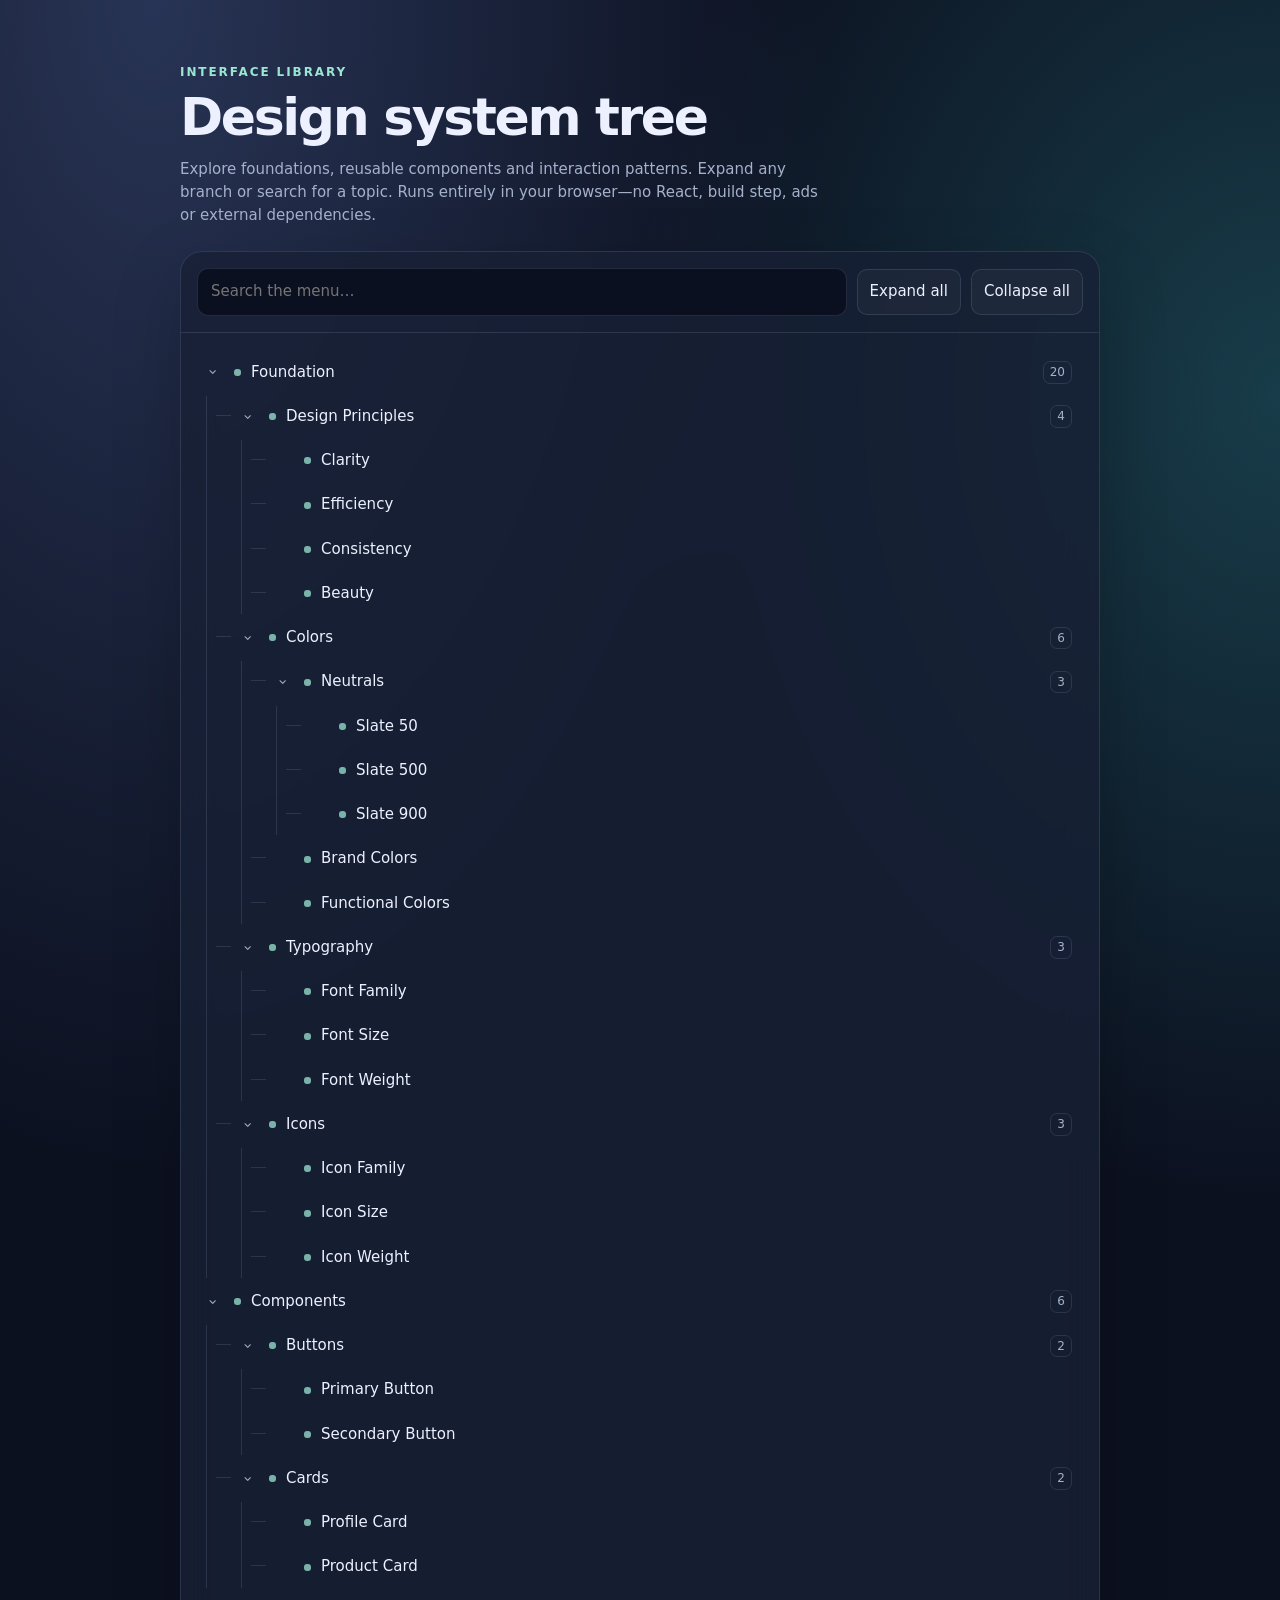
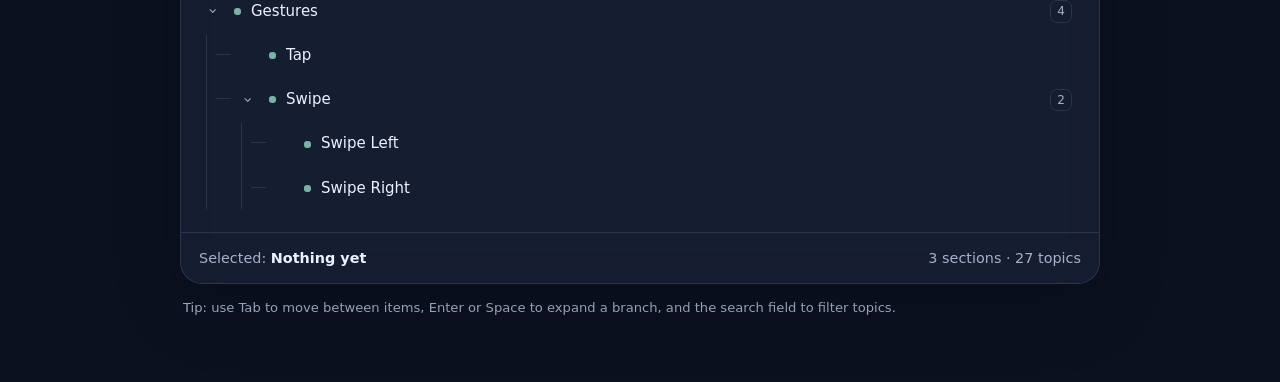
<file: tree-menu.html>
<!doctype html>
<html lang="en">
<head>
<meta charset="utf-8">
<meta name="viewport" content="width=device-width,initial-scale=1">
<meta name="theme-color" content="#101526">
<meta name="description" content="An accessible, responsive design-system tree menu built with plain HTML, CSS and JavaScript.">
<title>Design System · Tree Menu</title>
<style>
:root{color-scheme:dark;--bg:#0c1120;--panel:rgba(24,32,53,.82);--line:rgba(180,198,235,.14);--text:#edf1ff;--muted:#a5b1cb;--accent:#a9b8ff;--mint:#9be6d1;--focus:#d8e1ff}
*{box-sizing:border-box}body{margin:0;min-height:100vh;background:radial-gradient(ellipse at 12% 0%,#283455 0,transparent 42%),radial-gradient(ellipse at 100% 20%,#183c49 0,transparent 36%),var(--bg);color:var(--text);font:15px/1.55 system-ui,-apple-system,BlinkMacSystemFont,"Segoe UI",sans-serif}
main{width:min(920px,100% - 32px);margin:clamp(24px,7vh,72px) auto}.eyebrow{color:var(--mint);font-size:.75rem;font-weight:750;letter-spacing:.16em;text-transform:uppercase}h1{font-size:clamp(2rem,5vw,3.25rem);letter-spacing:-.045em;line-height:1.08;margin:.45rem 0 .8rem}.intro{max-width:650px;color:var(--muted);margin:0 0 24px}.shell{border:1px solid var(--line);background:var(--panel);backdrop-filter:blur(18px);border-radius:22px;box-shadow:0 24px 70px #0003;overflow:hidden}.toolbar{display:flex;gap:10px;align-items:center;padding:16px;border-bottom:1px solid var(--line);flex-wrap:wrap}.search{flex:1;min-width:180px;background:#0b1020;border:1px solid var(--line);border-radius:11px;padding:11px 13px;color:var(--text);font:inherit;outline:none}.search:focus-visible,button:focus-visible,.node:focus-visible{outline:2px solid var(--focus);outline-offset:3px}.toolbtn{border:1px solid var(--line);background:#ffffff08;color:var(--text);padding:10px 12px;border-radius:10px;font:inherit;cursor:pointer}.toolbtn:hover{background:#ffffff12}.tree{padding:16px 16px 20px}.tree ul{list-style:none;margin:0;padding:0 0 0 25px;position:relative}.tree>ul{padding-left:0}.tree ul ul{border-left:1px solid var(--line);margin-left:9px}.tree li{position:relative;margin:3px 0}.tree ul ul>li:before{content:"";position:absolute;left:-16px;top:19px;width:15px;border-top:1px solid var(--line)}.node{width:100%;display:flex;align-items:center;gap:10px;text-align:left;border:1px solid transparent;background:transparent;color:var(--text);padding:8px 10px;border-radius:10px;cursor:pointer;font:inherit;min-height:40px}.node:hover{background:#ffffff08}.node.selected{background:#a9b8ff17;border-color:#a9b8ff48}.caret{width:16px;height:16px;display:grid;place-items:center;color:var(--muted);flex:none;transition:transform .18s}.node[aria-expanded="true"] .caret{transform:rotate(90deg)}.leaf .caret{visibility:hidden}.dot{width:7px;height:7px;border-radius:3px;background:var(--mint);opacity:.75;flex:none}.label{flex:1}.count{font-size:.75rem;color:var(--muted);border:1px solid var(--line);border-radius:7px;padding:1px 6px}.details{border-top:1px solid var(--line);padding:14px 18px;display:flex;align-items:center;justify-content:space-between;gap:12px;flex-wrap:wrap;color:var(--muted);font-size:.9rem}.details strong{color:var(--text);font-weight:650}.empty{color:var(--muted);padding:24px 10px;text-align:center}.hidden{display:none!important}.hint{font-size:.82rem;color:var(--muted);margin:14px 3px 0}
@media(max-width:560px){main{width:calc(100% - 20px);margin:24px auto}.tree{padding:12px 10px 16px}.tree ul{padding-left:18px}.tree ul ul{margin-left:6px}.tree ul ul>li:before{left:-12px;width:11px}.node{padding:8px 7px;gap:8px}.toolbar{padding:12px}.details{padding:12px 14px}}
@media(prefers-reduced-motion:reduce){*,*::before,*::after{transition:none!important;scroll-behavior:auto!important}}
</style>
</head>
<body>
<main>
  <div class="eyebrow">Interface library</div>
  <h1>Design system tree</h1>
  <p class="intro">Explore foundations, reusable components and interaction patterns. Expand any branch or search for a topic. Runs entirely in your browser—no React, build step, ads or external dependencies.</p>
  <section class="shell" aria-label="Design system navigation">
    <div class="toolbar">
      <input id="search" class="search" type="search" placeholder="Search the menu…" aria-label="Search menu items" autocomplete="off">
      <button class="toolbtn" id="expand" type="button">Expand all</button>
      <button class="toolbtn" id="collapse" type="button">Collapse all</button>
    </div>
    <nav class="tree" id="tree" aria-label="Design system topics"></nav>
    <div class="details" aria-live="polite"><span>Selected: <strong id="selected">Nothing yet</strong></span><span id="summary">3 sections · 27 topics</span></div>
  </section>
  <p class="hint">Tip: use Tab to move between items, Enter or Space to expand a branch, and the search field to filter topics.</p>
</main>
<script>
const menuData=[
{id:"foundation",label:"Foundation",children:[
{id:"design-principles",label:"Design Principles",children:[{id:"clarity",label:"Clarity"},{id:"efficiency",label:"Efficiency"},{id:"consistency",label:"Consistency"},{id:"beauty",label:"Beauty"}]},
{id:"colors",label:"Colors",children:[{id:"neutrals",label:"Neutrals",children:[{id:"neutral-50",label:"Slate 50"},{id:"neutral-500",label:"Slate 500"},{id:"neutral-900",label:"Slate 900"}]},{id:"brand-colors",label:"Brand Colors"},{id:"functional-colors",label:"Functional Colors"}]},
{id:"typography",label:"Typography",children:[{id:"font-family",label:"Font Family"},{id:"font-size",label:"Font Size"},{id:"font-weight",label:"Font Weight"}]},
{id:"icons",label:"Icons",children:[{id:"icon-family",label:"Icon Family"},{id:"icon-size",label:"Icon Size"},{id:"icon-weight",label:"Icon Weight"}]}]},
{id:"components",label:"Components",children:[{id:"buttons",label:"Buttons",children:[{id:"primary-button",label:"Primary Button"},{id:"secondary-button",label:"Secondary Button"}]},{id:"cards",label:"Cards",children:[{id:"profile-card",label:"Profile Card"},{id:"product-card",label:"Product Card"}]}]},
{id:"gestures",label:"Gestures",children:[{id:"tap",label:"Tap"},{id:"swipe",label:"Swipe",children:[{id:"swipe-left",label:"Swipe Left"},{id:"swipe-right",label:"Swipe Right"}]}]}
];
const tree=document.getElementById("tree"),search=document.getElementById("search"),selected=document.getElementById("selected"),summary=document.getElementById("summary");
let selectedId=null,query="";
function countNodes(nodes){return nodes.reduce((n,item)=>n+1+(item.children?countNodes(item.children):0),0)}
function build(nodes,parent,depth=0){
 const ul=document.createElement("ul");
 nodes.forEach(item=>{
  const li=document.createElement("li");li.dataset.id=item.id;li.dataset.label=item.label.toLowerCase();
  const hasChildren=!!(item.children&&item.children.length);
  const btn=document.createElement("button");btn.type="button";btn.className="node"+(hasChildren?"":" leaf");btn.dataset.id=item.id;btn.setAttribute("aria-expanded",hasChildren?"true":"false");
  const caret=document.createElement("span");caret.className="caret";caret.setAttribute("aria-hidden","true");caret.textContent="›";
  const dot=document.createElement("span");dot.className="dot";dot.setAttribute("aria-hidden","true");
  const label=document.createElement("span");label.className="label";label.textContent=item.label;
  btn.append(caret,dot,label);
  if(hasChildren){const count=document.createElement("span");count.className="count";count.textContent=countNodes(item.children);count.setAttribute("aria-label",count.textContent+" nested topics");btn.append(count)}
  btn.addEventListener("click",()=>{selectedId=item.id;selected.textContent=item.label;tree.querySelectorAll(".node").forEach(n=>n.classList.toggle("selected",n.dataset.id===selectedId));if(hasChildren){const open=btn.getAttribute("aria-expanded")==="true";btn.setAttribute("aria-expanded",String(!open));const child=li.querySelector(":scope > ul");if(child)child.classList.toggle("hidden",open)}});
  li.append(btn);
  if(hasChildren)li.append(build(item.children,li,depth+1));
  ul.append(li);
 });return ul
}
function applySearch(){
 query=search.value.trim().toLowerCase();
 tree.querySelectorAll("li").forEach(li=>{
  const own=li.dataset.label.includes(query);
  const descendants=[...li.querySelectorAll(":scope ul li")];
  const childMatch=descendants.some(child=>child.dataset.label.includes(query));
  const show=!query||own||childMatch;
  li.classList.toggle("hidden",!show);
  const child=li.querySelector(":scope > ul"),btn=li.querySelector(":scope > .node");
  if(child&&query&&show){child.classList.remove("hidden");btn.setAttribute("aria-expanded","true")}
  if(child&&!query){const isOpen=btn.getAttribute("aria-expanded")==="true";child.classList.toggle("hidden",!isOpen)}
 });
 const visible=[...tree.querySelectorAll("li")].filter(li=>!li.classList.contains("hidden")).length;
 summary.textContent=query?visible+" matching topics":countNodes(menuData)+" topics · "+menuData.length+" sections";
}
tree.append(build(menuData,tree));search.addEventListener("input",applySearch);
document.getElementById("expand").addEventListener("click",()=>{tree.querySelectorAll(":scope > ul ul").forEach(ul=>ul.classList.remove("hidden"));tree.querySelectorAll(".node[aria-expanded]").forEach(btn=>btn.setAttribute("aria-expanded","true"))});
document.getElementById("collapse").addEventListener("click",()=>{tree.querySelectorAll("li > ul").forEach(ul=>ul.classList.add("hidden"));tree.querySelectorAll(".node[aria-expanded]").forEach(btn=>btn.setAttribute("aria-expanded","false"))});
</script>
</body>
</html>
</file>
